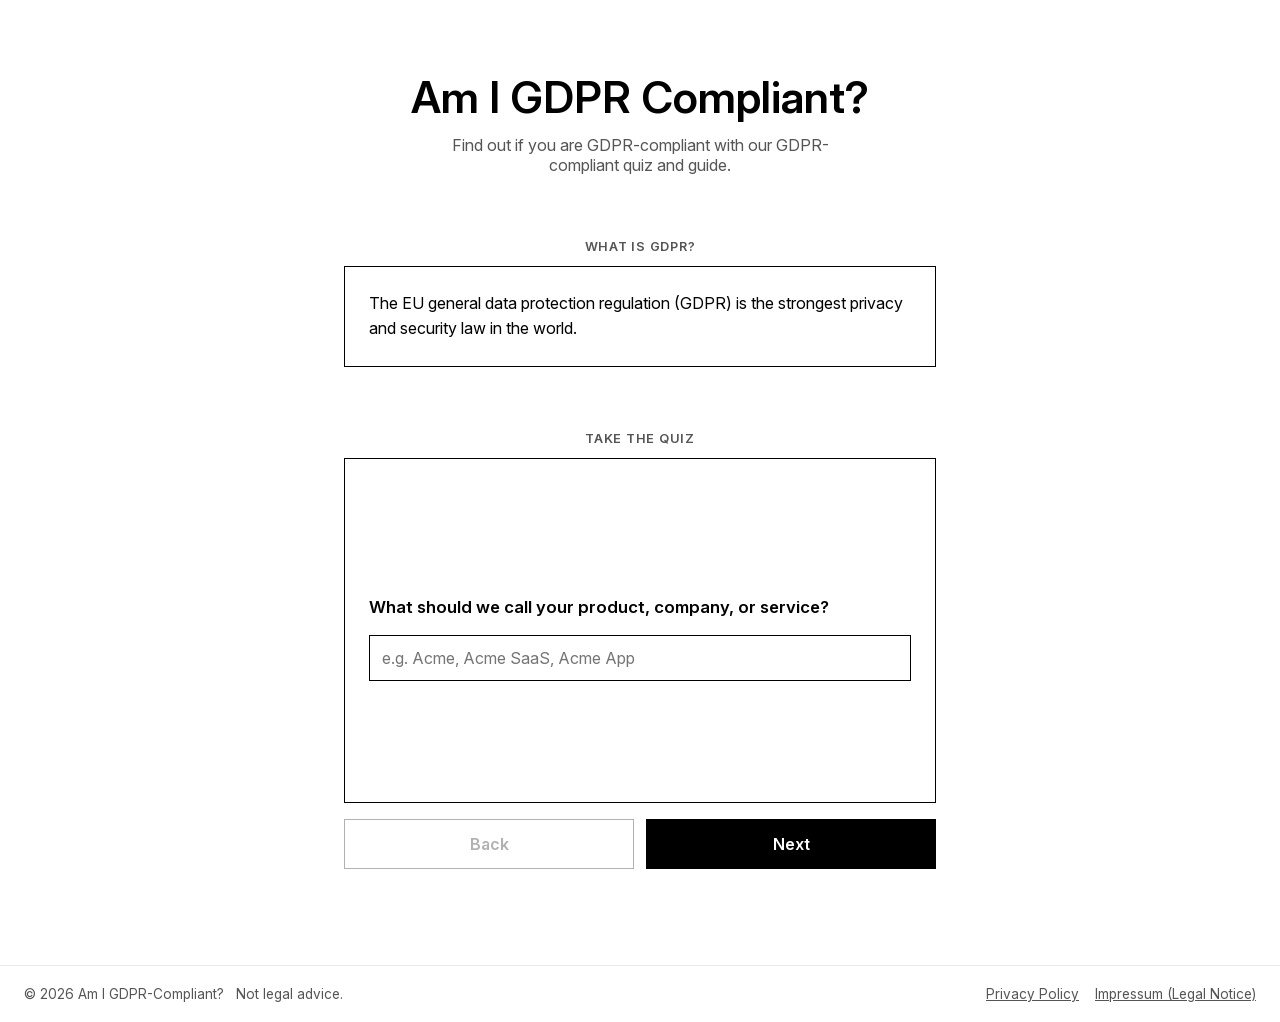
<file: index.html>
<!DOCTYPE html>
<html lang="en">
<head>
<meta charset="UTF-8">
<meta name="viewport" content="width=device-width, initial-scale=1.0">
<title>Am I GDPR Compliant?</title>
<meta name="description" content="Find out if you are GDPR-compliant with our GDPR-compliant quiz and guide.">
<link rel="canonical" href="https://amigdprcompliant.com/">
<meta property="og:type" content="website">
<meta property="og:url" content="https://amigdprcompliant.com/">
<meta property="og:title" content="Am I GDPR Compliant?">
<meta property="og:description" content="Find out if you are GDPR-compliant with our GDPR-compliant quiz and guide.">
<meta name="twitter:card" content="summary">
<meta name="twitter:title" content="Am I GDPR Compliant?">
<meta name="twitter:description" content="Find out if you are GDPR-compliant with our GDPR-compliant quiz and guide.">
<link rel="stylesheet" href="style.css">
</head>
<body>
<main>
<section class="hero">
  <h1>Am I GDPR Compliant?</h1>
  <p class="subtext">Find out if you are GDPR-compliant with our GDPR-compliant quiz and guide.</p>
</section>

<section class="section">
  <h2 class="section-label">What is GDPR?</h2>
  <div class="box">
    <p>The EU general data protection regulation (GDPR) is the strongest privacy and security law in the world.</p>
  </div>
</section>

<section class="section">
  <h2 class="section-label">Take the quiz</h2>
  <div class="quiz-shell">
  <div class="quiz-viewport">
    <p class="quiz-progress" id="quiz-progress"></p>
    <div class="quiz-track" id="quiz-track">

      <div class="slide" id="slide-intro">
        <p class="slide-text">What should we call your product, company, or service?</p>
        <input type="text" id="product-name" placeholder="e.g. Acme, Acme SaaS, Acme App">
      </div>

      <div class="slide" data-weight="1">
        <p class="slide-text">If <span class="fill-name">your product</span> had a personal data breach today, could you notify the relevant authority within 72 hours?</p>
        <label><input type="radio" name="q0" value="1"><span>Yes</span></label>
        <label><input type="radio" name="q0" value="0.5"><span>Not sure</span></label>
        <label><input type="radio" name="q0" value="0"><span>No</span></label>
        <p class="note">Article 33 requires notification without undue delay and, where feasible, not later than 72 hours after becoming aware of the breach.</p>
      </div>

      <div class="slide" data-weight="1">
        <p class="slide-text">Do you know, in writing, what personal data <span class="fill-name">your product</span> collects and why?</p>
        <label><input type="radio" name="q1" value="1"><span>Yes</span></label>
        <label><input type="radio" name="q1" value="0.5"><span>Not sure</span></label>
        <label><input type="radio" name="q1" value="0"><span>No</span></label>
        <p class="note">Article 30 requires most organizations to keep records of processing, with a narrow exemption for smaller ones doing only occasional, low risk processing.</p>
      </div>

      <div class="slide" data-weight="1">
        <p class="slide-text">If <span class="fill-name">your product</span> does large scale monitoring or handles large amounts of sensitive data, have you appointed a Data Protection Officer?</p>
        <label><input type="radio" name="q2" value="1"><span>Yes</span></label>
        <label><input type="radio" name="q2" value="0.5"><span>Not applicable to us</span></label>
        <label><input type="radio" name="q2" value="0"><span>No</span></label>
        <p class="note">Article 37 requires a DPO for public authorities and for organizations whose core activities involve large scale monitoring or large scale processing of sensitive data.</p>
      </div>

      <div class="slide" data-weight="1">
        <p class="slide-text">If someone under 16 could sign up for <span class="fill-name">your product</span>, do you verify age or get parental consent?</p>
        <label><input type="radio" name="q3" value="1"><span>Yes</span></label>
        <label><input type="radio" name="q3" value="0.5"><span>Not applicable to us</span></label>
        <label><input type="radio" name="q3" value="0"><span>No</span></label>
        <p class="note">Article 8 sets the default age at 16, though member states can lower it, not below 13.</p>
      </div>

      <div class="slide" data-weight="1">
        <p class="slide-text">For every way <span class="fill-name">your product</span> uses personal data, do you know which lawful basis you're relying on, like consent or contract?</p>
        <label><input type="radio" name="q4" value="1"><span>Yes</span></label>
        <label><input type="radio" name="q4" value="0.5"><span>Not sure</span></label>
        <label><input type="radio" name="q4" value="0"><span>No</span></label>
        <p class="note">Article 6 requires a lawful basis, such as consent, contract, or legitimate interests, for every kind of processing.</p>
      </div>

      <div class="slide" data-weight="1">
        <p class="slide-text">If a user asked for their data from <span class="fill-name">your product</span> in a portable file, could you actually produce it?</p>
        <label><input type="radio" name="q5" value="1"><span>Yes</span></label>
        <label><input type="radio" name="q5" value="0.5"><span>Not sure</span></label>
        <label><input type="radio" name="q5" value="0"><span>No</span></label>
        <p class="note">Article 20 gives this right when processing is based on consent or contract and carried out by automated means.</p>
      </div>

      <div class="slide" data-weight="1">
        <p class="slide-text">If someone asked <span class="fill-name">your product</span> to delete their data, could you actually do it?</p>
        <label><input type="radio" name="q6" value="1"><span>Yes</span></label>
        <label><input type="radio" name="q6" value="0.5"><span>Not sure</span></label>
        <label><input type="radio" name="q6" value="0"><span>No</span></label>
        <p class="note">Article 17 requires erasure on specific grounds, with narrow exceptions like legal claims or freedom of expression.</p>
      </div>

      <div class="slide" data-weight="1">
        <p class="slide-text">Does <span class="fill-name">your product</span> only collect the personal data it actually needs, and delete it once it's no longer needed?</p>
        <label><input type="radio" name="q7" value="1"><span>Yes</span></label>
        <label><input type="radio" name="q7" value="0.5"><span>Not sure</span></label>
        <label><input type="radio" name="q7" value="0"><span>No</span></label>
        <p class="note">Article 5 requires data minimisation and storage limitation, meaning only what's necessary, kept only as long as necessary.</p>
      </div>

      <div class="slide" data-weight="1">
        <p class="slide-text">Does <span class="fill-name">your product</span> have reasonable technical measures in place, like encryption or access controls, to protect personal data?</p>
        <label><input type="radio" name="q8" value="1"><span>Yes</span></label>
        <label><input type="radio" name="q8" value="0.5"><span>Not sure</span></label>
        <label><input type="radio" name="q8" value="0"><span>No</span></label>
        <p class="note">Article 32 requires appropriate technical and organizational security, including things like encryption and the ability to restore access after an incident.</p>
      </div>

      <div class="slide" data-weight="1">
        <p class="slide-text">If <span class="fill-name">your product</span> is based outside the EU, do you still apply these rules to visitors, users, or customers in the EU?</p>
        <label><input type="radio" name="q9" value="1"><span>Yes</span></label>
        <label><input type="radio" name="q9" value="0.5"><span>Not applicable to us</span></label>
        <label><input type="radio" name="q9" value="0"><span>No</span></label>
        <p class="note">Article 3 extends GDPR to non-EU companies that offer goods or services to, or monitor the behavior of, people in the EU.</p>
      </div>

      <div class="slide" id="slide-result">
        <p class="result-score" id="result-score"></p>
        <p class="result-text" id="result-text"></p>
        <button type="button" id="retake">Start over</button>
      </div>

    </div>
  </div>
  <div class="quiz-nav">
    <button type="button" id="back" disabled>Back</button>
    <button type="button" id="next">Next</button>
  </div>
  </div>
</section>
</main>

<footer class="site-footer">
  <div class="footer-inner">
    <div class="footer-left">
      <p class="copyright">&copy; 2026 Am I GDPR-Compliant?</p>
      <p>Not legal advice.</p>
    </div>
    <div class="footer-links">
      <a href="privacy.html">Privacy Policy</a>
      <a href="impressum.html">Impressum (Legal Notice)</a>
    </div>
  </div>
</footer>

<script src="script.js"></script>
</body>
</html>
</file>
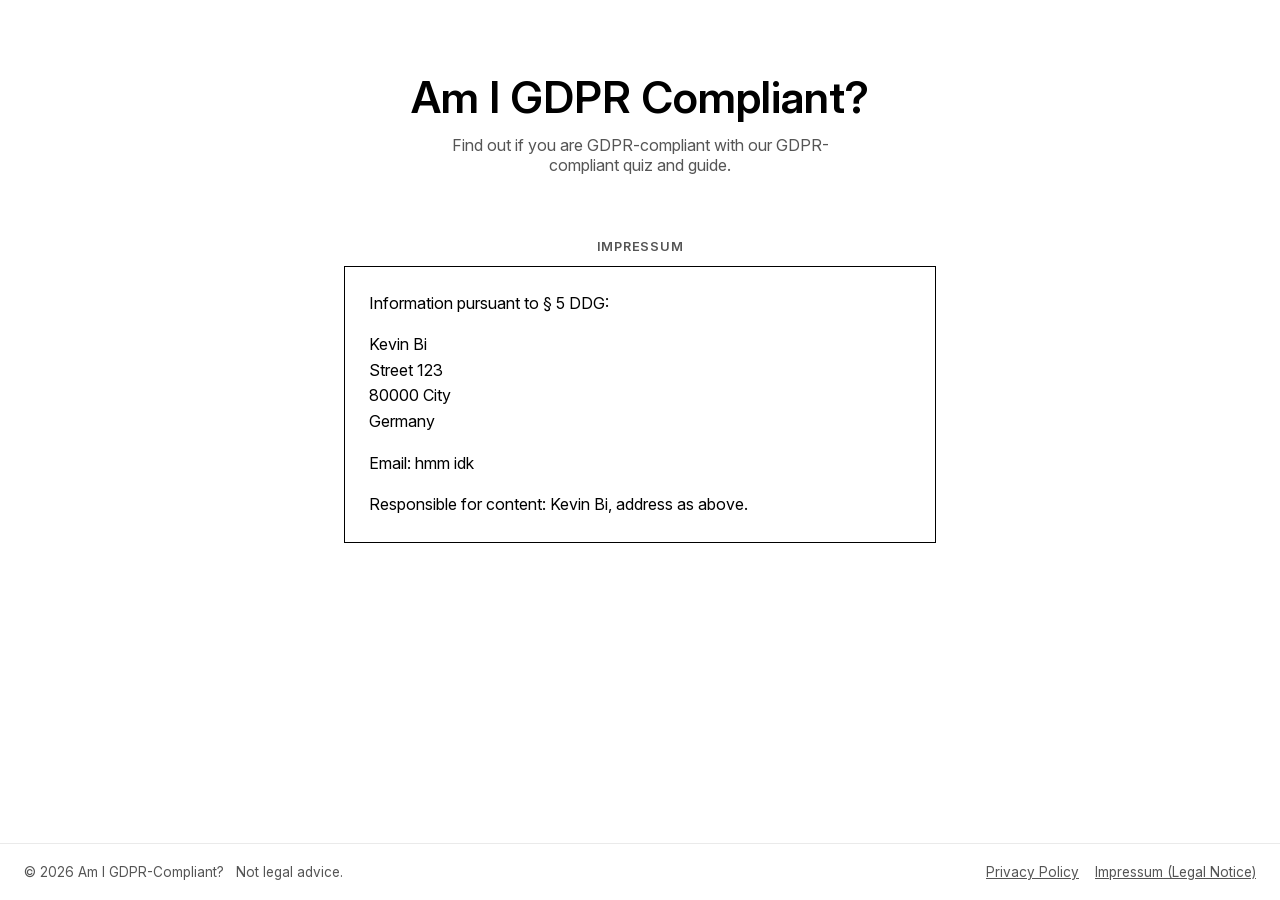
<file: impressum.html>
<!DOCTYPE html>
<html lang="en">
<head>
<meta charset="UTF-8">
<meta name="viewport" content="width=device-width, initial-scale=1.0">
<title>Impressum</title>
<meta name="description" content="Legal notice (Impressum) for Am I GDPR Compliant, the GDPR quiz and guide.">
<link rel="canonical" href="https://amigdprcompliant.com/impressum.html">
<meta property="og:type" content="website">
<meta property="og:url" content="https://amigdprcompliant.com/impressum.html">
<meta property="og:title" content="Impressum">
<meta property="og:description" content="Legal notice (Impressum) for Am I GDPR Compliant, the GDPR quiz and guide.">
<meta name="twitter:card" content="summary">
<meta name="twitter:title" content="Impressum">
<meta name="twitter:description" content="Legal notice (Impressum) for Am I GDPR Compliant, the GDPR quiz and guide.">
<link rel="stylesheet" href="style.css">
</head>
<body>
<main>
<section class="hero">
  <h1><a href="index.html">Am I GDPR Compliant?</a></h1>
  <p class="subtext">Find out if you are GDPR-compliant with our GDPR-compliant quiz and guide.</p>
</section>

<section class="section">
  <h2 class="section-label">Impressum</h2>
  <div class="box">
    <p>Information pursuant to § 5 DDG:</p>
    <p>Kevin Bi<br>
    Street 123<br>
    80000 City<br>
    Germany</p>
    <p>Email: hmm idk</p>
    <p>Responsible for content: Kevin Bi, address as above.</p>
  </div>
</section>
</main>

<footer class="site-footer">
  <div class="footer-inner">
    <div class="footer-left">
      <p class="copyright">&copy; 2026 Am I GDPR-Compliant?</p>
      <p>Not legal advice.</p>
    </div>
    <div class="footer-links">
      <a href="privacy.html">Privacy Policy</a>
      <a href="impressum.html">Impressum (Legal Notice)</a>
    </div>
  </div>
</footer>
</body>
</html>
</file>
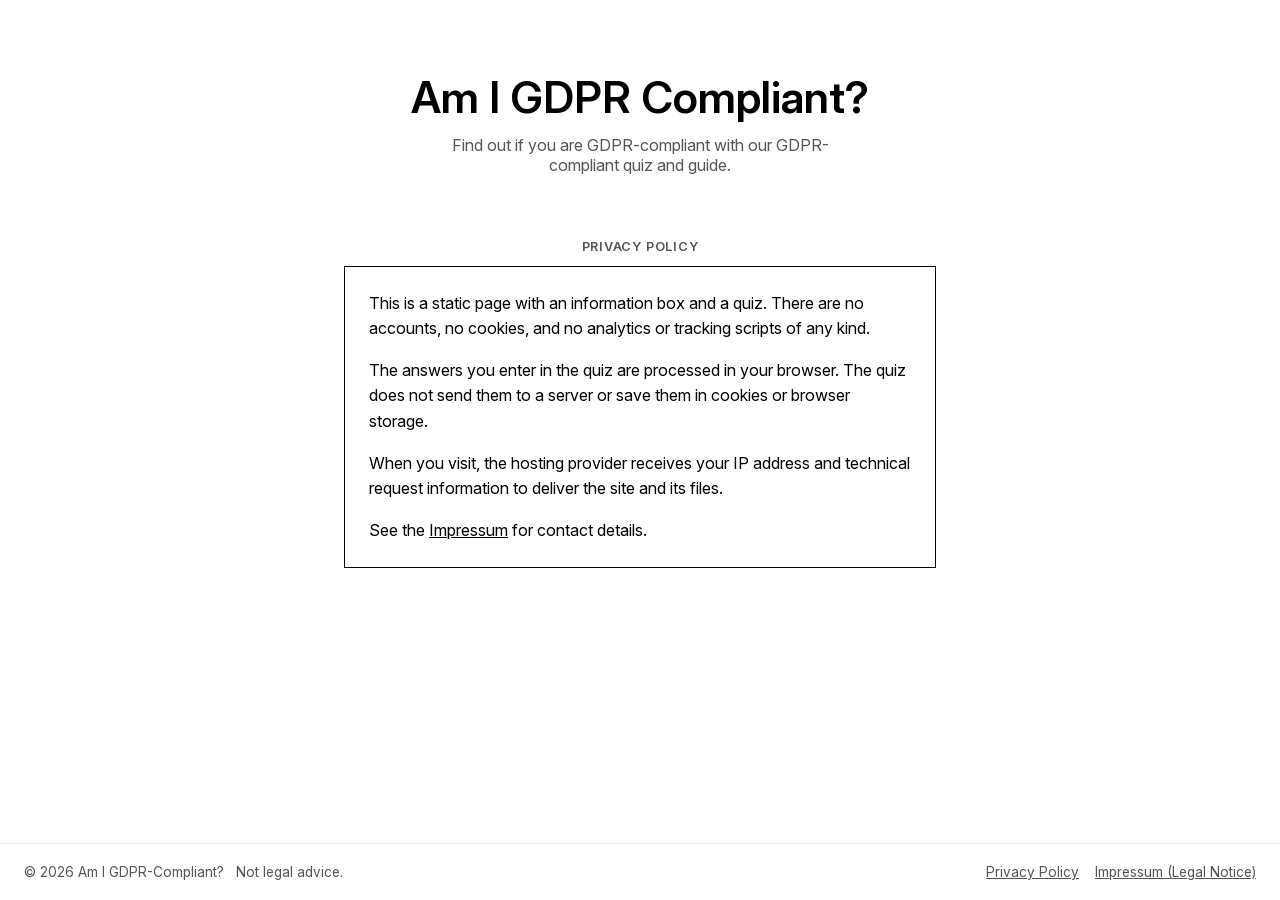
<file: privacy.html>
<!DOCTYPE html>
<html lang="en">
<head>
<meta charset="UTF-8">
<meta name="viewport" content="width=device-width, initial-scale=1.0">
<title>Privacy Policy</title>
<meta name="description" content="Privacy policy for Am I GDPR Compliant, the GDPR quiz and guide.">
<link rel="canonical" href="https://amigdprcompliant.com/privacy.html">
<meta property="og:type" content="website">
<meta property="og:url" content="https://amigdprcompliant.com/privacy.html">
<meta property="og:title" content="Privacy Policy">
<meta property="og:description" content="Privacy policy for Am I GDPR Compliant, the GDPR quiz and guide.">
<meta name="twitter:card" content="summary">
<meta name="twitter:title" content="Privacy Policy">
<meta name="twitter:description" content="Privacy policy for Am I GDPR Compliant, the GDPR quiz and guide.">
<link rel="stylesheet" href="style.css">
</head>
<body>
<main>
<section class="hero">
  <h1><a href="index.html">Am I GDPR Compliant?</a></h1>
  <p class="subtext">Find out if you are GDPR-compliant with our GDPR-compliant quiz and guide.</p>
</section>

<section class="section">
  <h2 class="section-label">Privacy Policy</h2>
  <div class="box">
    <p>This is a static page with an information box and a quiz. There are no accounts, no cookies, and no analytics or tracking scripts of any kind.</p>
    <p>The answers you enter in the quiz are processed in your browser. The quiz does not send them to a server or save them in cookies or browser storage.</p>
    <p>When you visit, the hosting provider receives your IP address and technical request information to deliver the site and its files.</p>
    <p>See the <a href="impressum.html">Impressum</a> for contact details.</p>
  </div>
</section>
</main>

<footer class="site-footer">
  <div class="footer-inner">
    <div class="footer-left">
      <p class="copyright">&copy; 2026 Am I GDPR-Compliant?</p>
      <p>Not legal advice.</p>
    </div>
    <div class="footer-links">
      <a href="privacy.html">Privacy Policy</a>
      <a href="impressum.html">Impressum (Legal Notice)</a>
    </div>
  </div>
</footer>
</body>
</html>
</file>
<file: style.css>
@font-face {
  font-family: 'Inter';
  font-style: normal;
  font-weight: 100 900;
  font-display: swap;
  src: url('fonts/InterVariable.woff2') format('woff2');
}

* {
  margin: 0;
  padding: 0;
  box-sizing: border-box;
}

body {
  min-height: 100vh;
  background: #fff;
  color: #000;
  font-family: 'Inter', sans-serif;
  display: flex;
  flex-direction: column;
  align-items: center;
}

main {
  flex: 1;
  width: 100%;
  max-width: 640px;
  padding: 72px 24px 96px;
  display: flex;
  flex-direction: column;
  gap: 64px;
}

a {
  color: #000;
}

.hero {
  display: flex;
  flex-direction: column;
  align-items: center;
  gap: 12px;
  text-align: center;
}

h1 {
  font-weight: 600;
  font-size: clamp(1.6rem, 5vw, 2.75rem);
  line-height: 1.15;
}

h1 a {
  color: inherit;
  text-decoration: none;
}

.subtext {
  font-weight: 400;
  font-size: 1rem;
  color: #555;
  max-width: 440px;
}

.section {
  display: flex;
  flex-direction: column;
  gap: 12px;
}

.section-label {
  font-weight: 600;
  font-size: 0.8rem;
  text-transform: uppercase;
  letter-spacing: 0.06em;
  color: #555;
  text-align: center;
}

.box {
  border: 1px solid #000;
  padding: 24px;
}

.box p {
  font-weight: 400;
  font-size: 1rem;
  line-height: 1.6;
}

.box p + p {
  margin-top: 16px;
}

.quiz-shell {
  display: flex;
  flex-direction: column;
  gap: 16px;
}

.quiz-viewport {
  overflow: hidden;
  border: 1px solid #000;
  display: flex;
  flex-direction: column;
}

.quiz-progress {
  flex: 0 0 auto;
  font-size: 0.85rem;
  color: #555;
  text-align: center;
  min-height: 1.2em;
  padding: 16px 24px 0;
}

.quiz-track {
  flex: 1 1 auto;
  display: flex;
  transition: transform 0.35s ease;
}

.slide {
  flex: 0 0 100%;
  padding: 32px 24px;
  display: flex;
  flex-direction: column;
  justify-content: center;
  overflow-y: auto;
}

.slide-text {
  font-weight: 600;
  font-size: 1.05rem;
  line-height: 1.4;
  margin-bottom: 16px;
}

.slide label {
  display: flex;
  align-items: flex-start;
  gap: 10px;
  padding: 8px 0;
  cursor: pointer;
  font-size: 0.95rem;
}

.slide input[type='radio'] {
  margin-top: 3px;
}

.slide input[type='text'] {
  font-family: 'Inter', sans-serif;
  font-size: 1rem;
  padding: 12px;
  border: 1px solid #000;
  width: 100%;
}

.slide .note {
  margin-top: 16px;
  padding-top: 16px;
  border-top: 1px solid #eaeaea;
  font-size: 0.8rem;
  color: #555;
  line-height: 1.5;
}

#slide-result {
  align-items: center;
  text-align: center;
}

.result-score {
  font-size: 2rem;
  font-weight: 600;
  margin-bottom: 8px;
}

.result-text {
  color: #555;
  margin-bottom: 20px;
}

#retake {
  font-family: 'Inter', sans-serif;
  font-weight: 600;
  font-size: 1rem;
  padding: 14px 24px;
  cursor: pointer;
  border: 1px solid #000;
}

.quiz-nav {
  display: flex;
  gap: 12px;
}

.quiz-nav button {
  flex: 1;
  font-family: 'Inter', sans-serif;
  font-weight: 600;
  font-size: 1rem;
  padding: 14px;
  cursor: pointer;
  border: 1px solid #000;
}

#next, #retake {
  background: #000;
  color: #fff;
}

#next:hover, #retake:hover {
  background: #fff;
  color: #000;
}

#back {
  background: #fff;
  color: #000;
}

#back:hover {
  background: #000;
  color: #fff;
}

#back:disabled {
  opacity: 0.3;
  cursor: default;
}

#back:disabled:hover {
  background: #fff;
  color: #000;
}

.site-footer {
  width: 100%;
  border-top: 1px solid #eaeaea;
  padding: 20px 24px;
}

.footer-inner {
  width: 100%;
  display: flex;
  justify-content: space-between;
  align-items: center;
  flex-wrap: wrap;
  gap: 16px;
}

.footer-left {
  display: flex;
  align-items: center;
  gap: 12px;
  flex-wrap: wrap;
}

.footer-left p {
  font-size: 0.85rem;
  color: #555;
}

.copyright {
  color: #999;
}

.footer-links {
  display: flex;
  align-items: center;
  gap: 16px;
}

.footer-links a {
  color: #555;
  font-size: 0.85rem;
}
</file>
